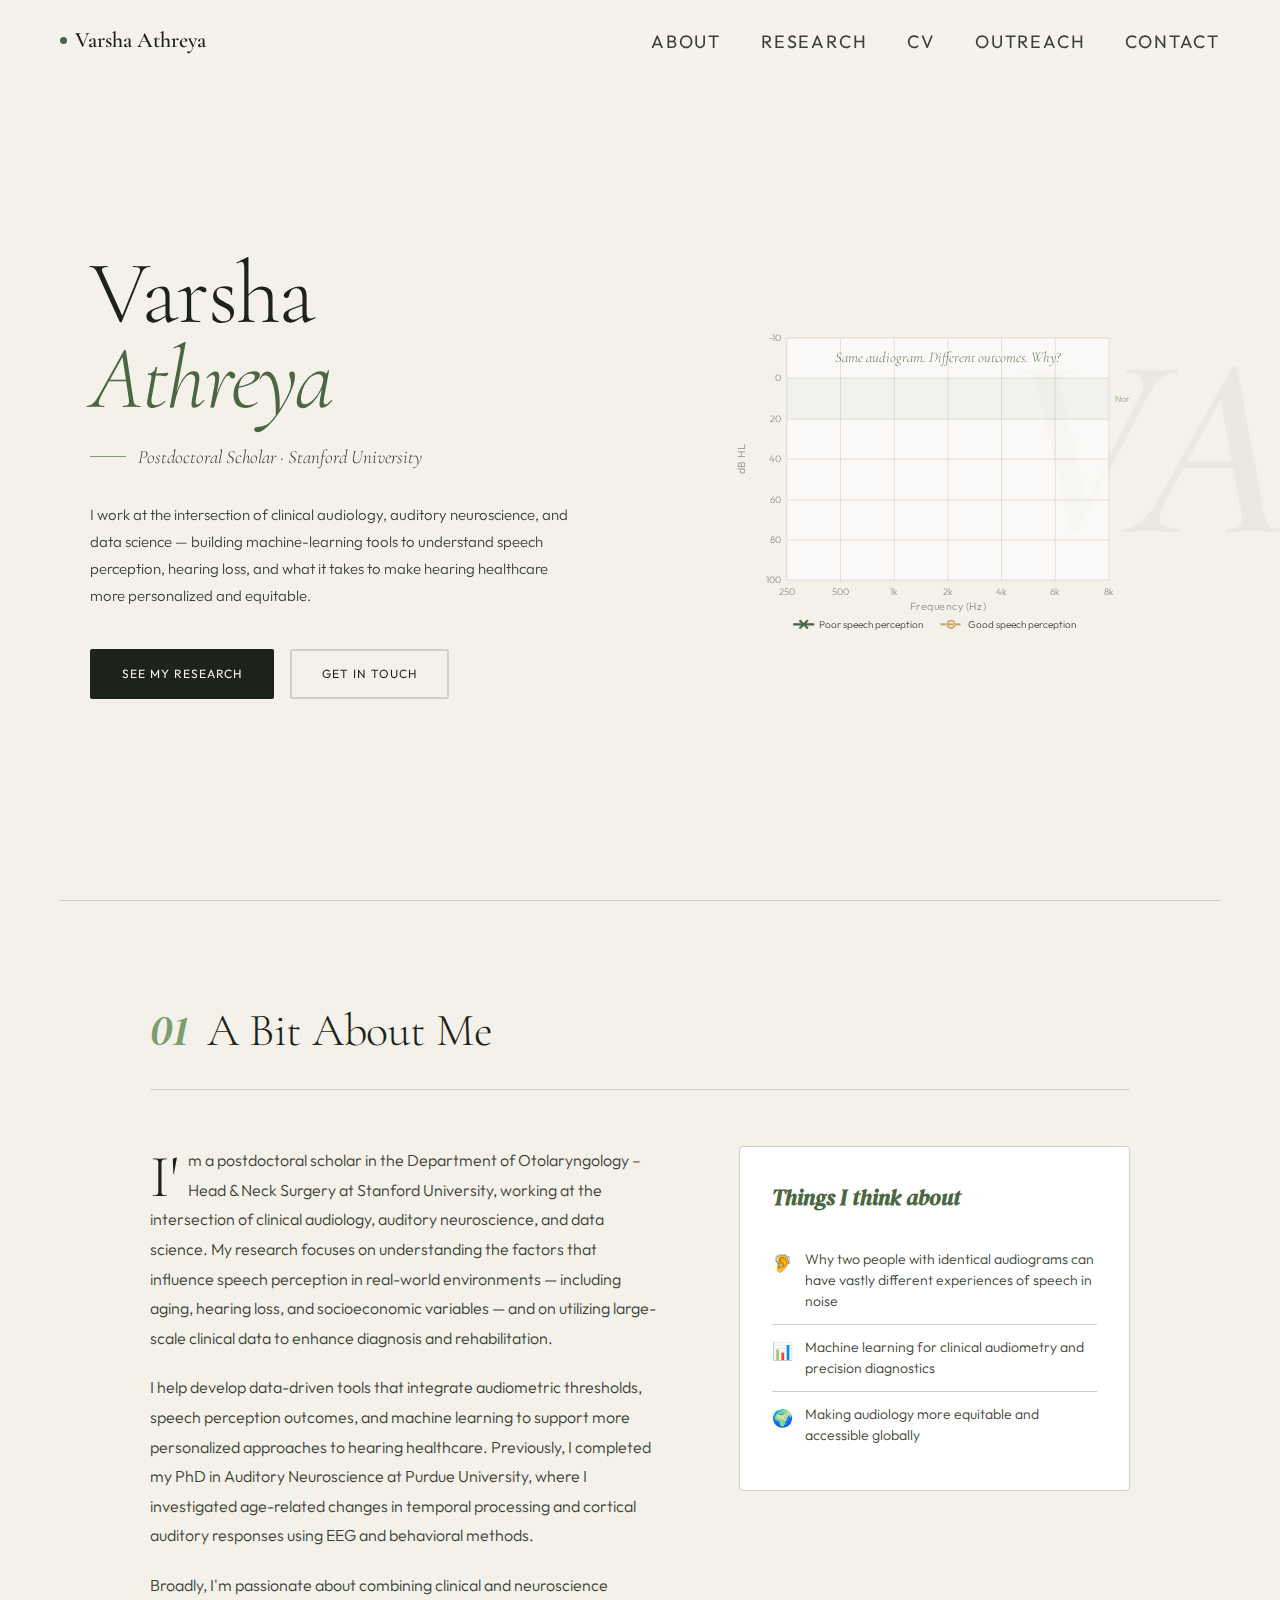
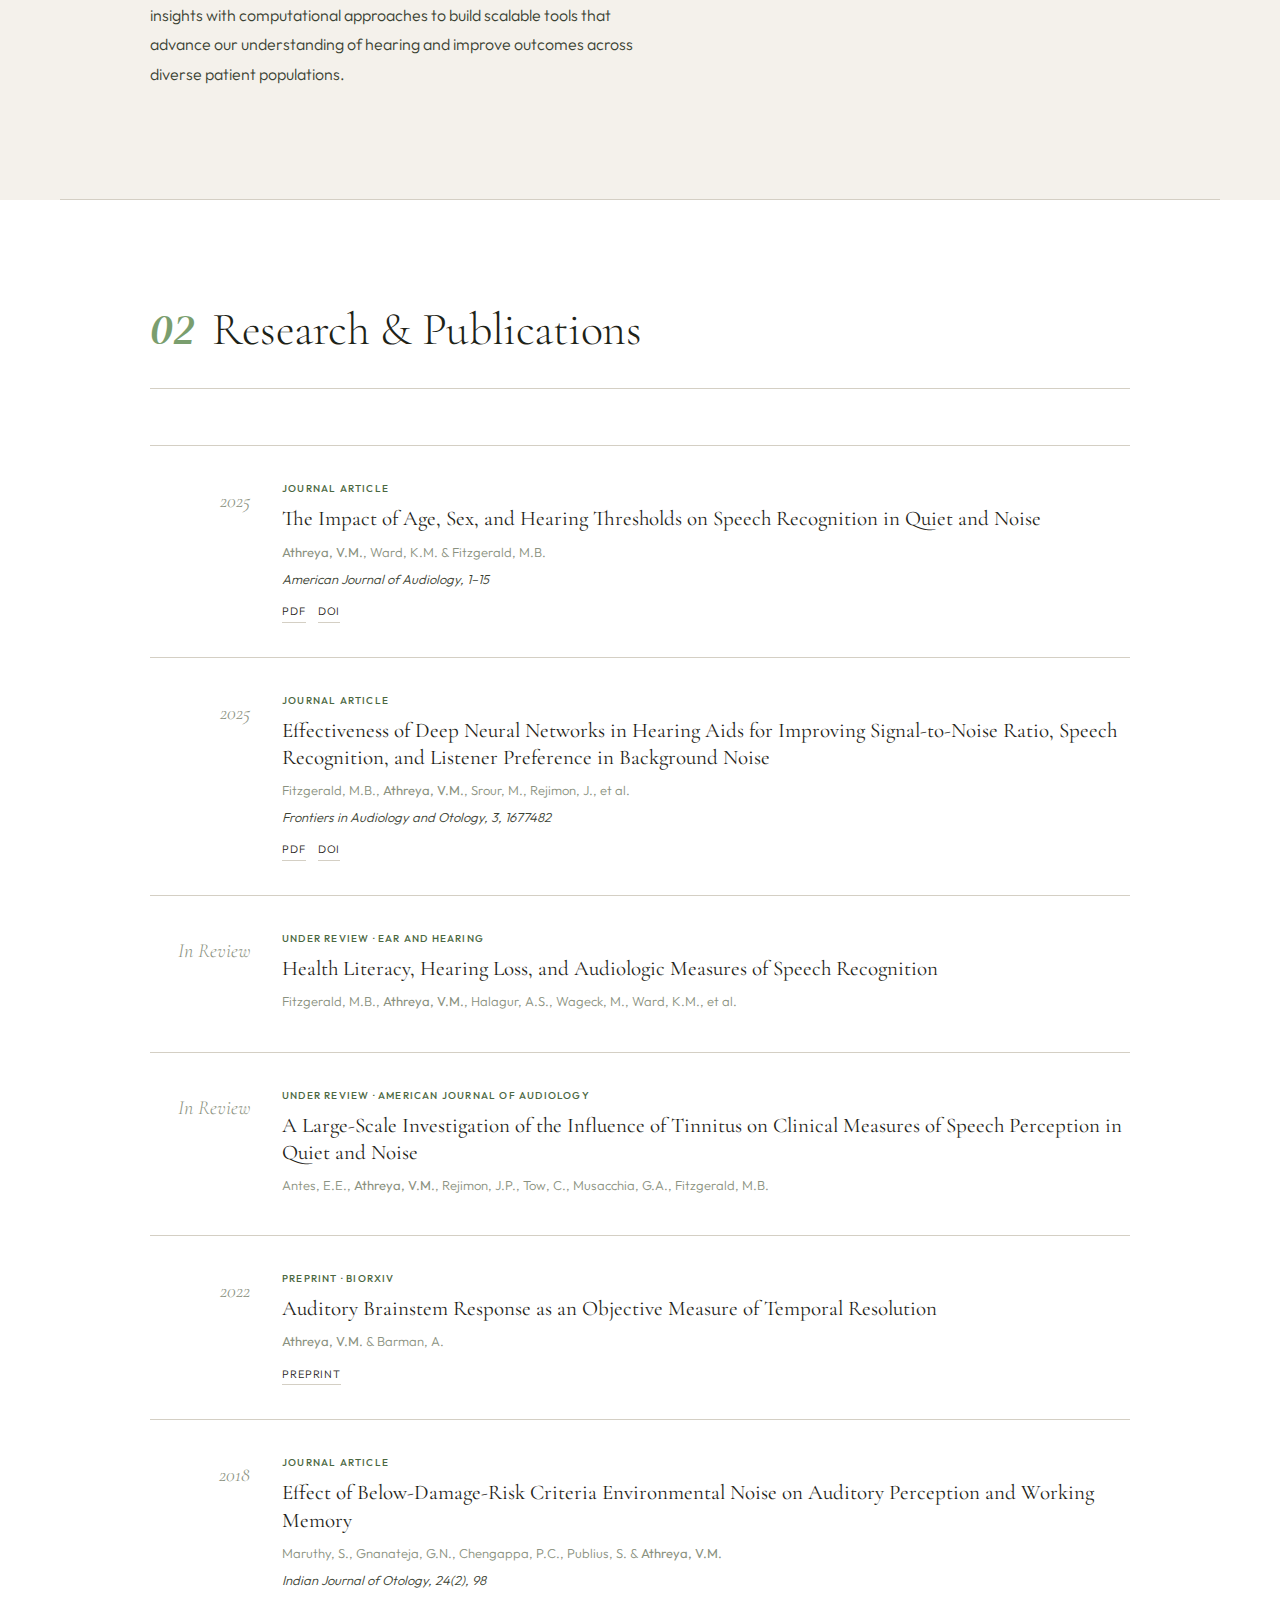
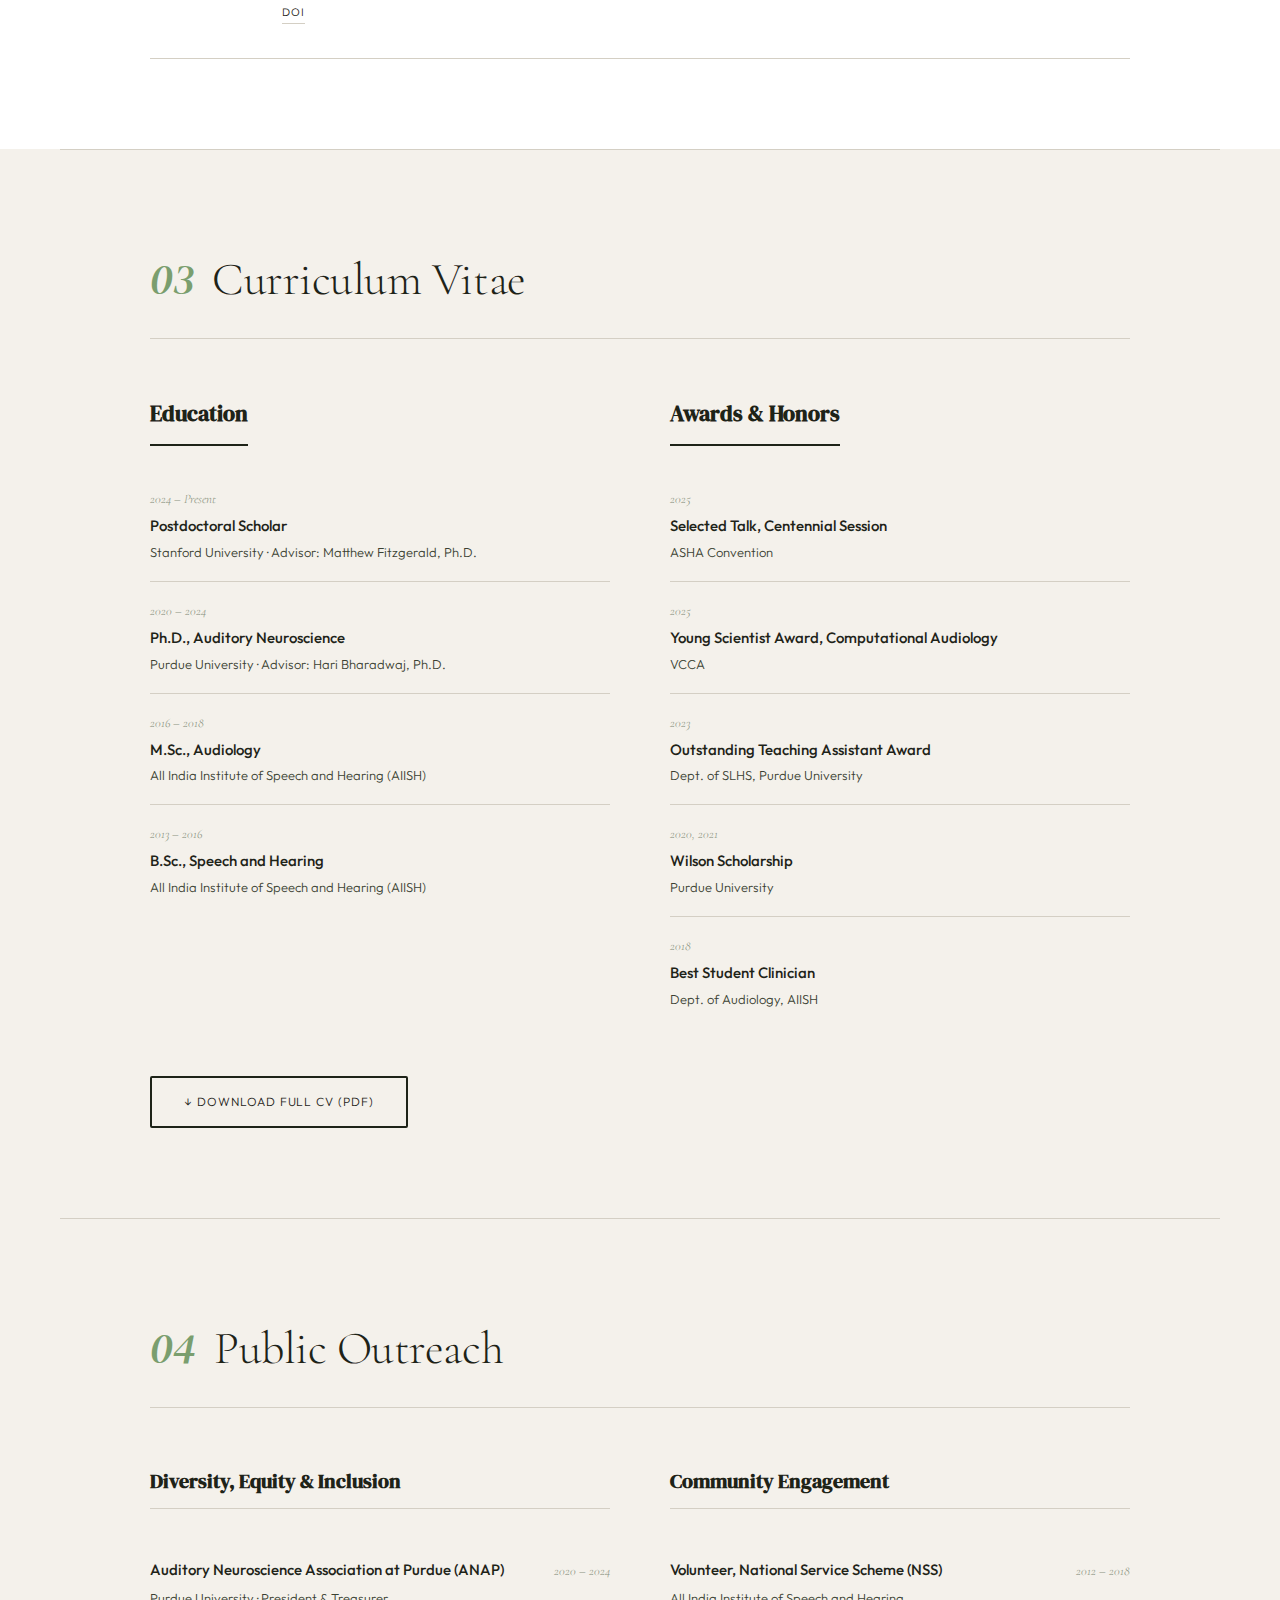
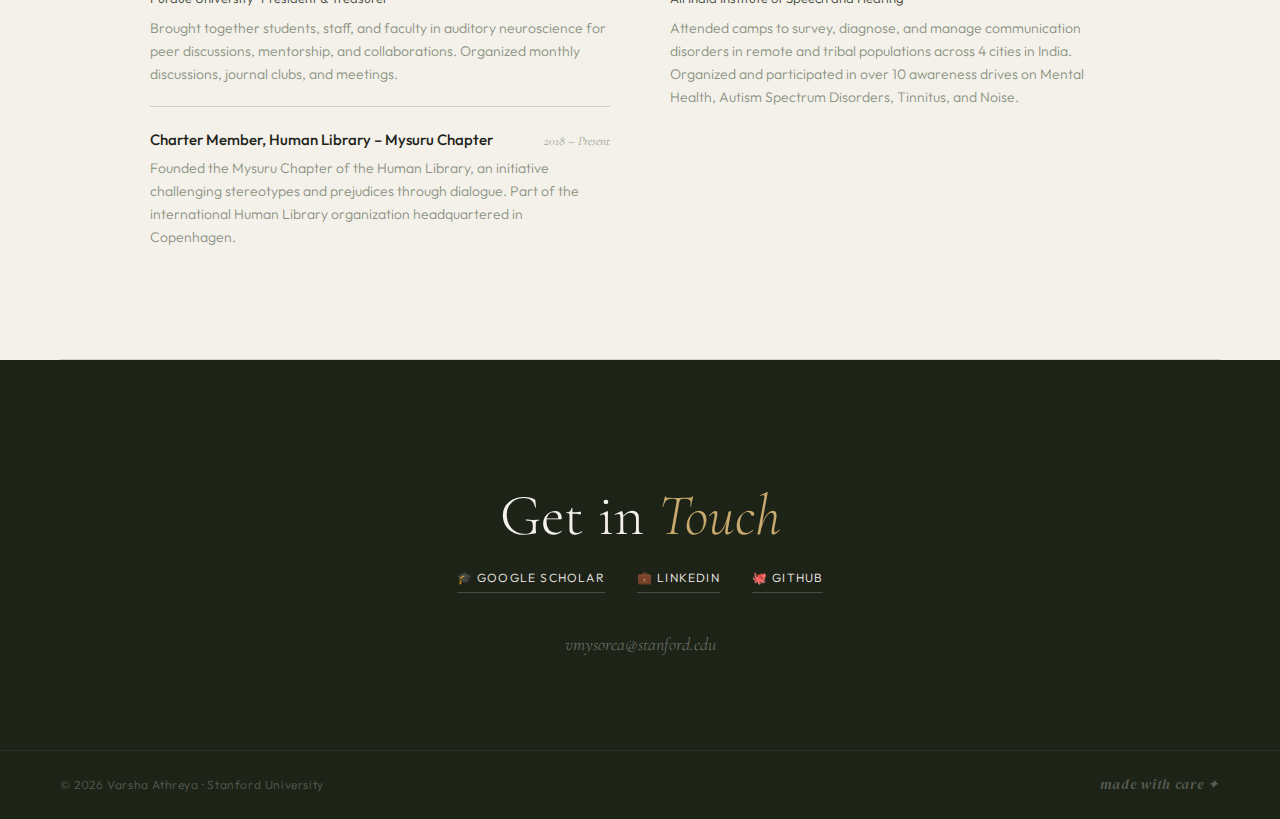
<file: index.html>
<!DOCTYPE html>
<html lang="en">
<head>
<meta charset="UTF-8">
<meta name="viewport" content="width=device-width, initial-scale=1.0">
<title>Varsha Athreya</title>
<link rel="preconnect" href="https://fonts.googleapis.com">
<link rel="preconnect" href="https://fonts.gstatic.com" crossorigin>
<link href="https://fonts.googleapis.com/css2?family=Cormorant+Garamond:ital,wght@0,300;0,400;0,600;1,300;1,400&family=DM+Serif+Display:ital@0;1&family=Outfit:wght@300;400;500&display=swap" rel="stylesheet">
<style>
  :root {
    --cream: #f4f1eb;
    --ink: #1e2318;
    --ink-light: #3a4132;
    --muted: #8a9180;
    --accent: #4a6741;
    --accent2: #7a9e6e;
    --accent-warm: #c8a96e;
    --border: #d4cfc4;
  }

  *, *::before, *::after { box-sizing: border-box; margin: 0; padding: 0; }
  html { scroll-behavior: smooth; }

  body {
    background: var(--cream);
    color: var(--ink);
    font-family: 'Outfit', sans-serif;
    font-weight: 300;
    line-height: 1.7;
    cursor: none;
    font-size: 20px;
  }

  /* Cursor */
  .cursor {
    position: fixed;
    width: 12px;
    height: 12px;
    background: var(--accent);
    border-radius: 50%;
    pointer-events: none;
    z-index: 9999;
    left: -20px;
    top: -20px;
    transform: translate(-50%, -50%);
    transition: width 0.2s, height 0.2s, background 0.2s;
    mix-blend-mode: multiply;
  }
  .cursor.big { width: 36px; height: 36px; background: var(--accent-warm); }

  /* Nav */
  nav {
    position: fixed;
    top: 0; width: 100%;
    padding: 22px 60px;
    display: flex;
    justify-content: space-between;
    align-items: center;
    z-index: 100;
    background: rgba(244,241,235,0.94);
    backdrop-filter: blur(12px);
    border-bottom: 1px solid transparent;
    transition: border-color 0.3s;
  }
  nav.scrolled { border-color: var(--border); }
  .nav-name {
    font-family: 'Cormorant Garamond', serif;
    font-size: 22px;
    font-weight: 600;
    text-decoration: none;
    color: var(--ink);
    display: flex;
    align-items: center;
    gap: 8px;
  }
  .nav-dot {
    width: 7px; height: 7px;
    background: var(--accent);
    border-radius: 50%;
    animation: pulse 2.5s ease-in-out infinite;
    flex-shrink: 0;
  }
  @keyframes pulse {
    0%, 100% { opacity: 1; transform: scale(1); }
    50% { opacity: 0.4; transform: scale(0.6); }
  }
  .nav-links { display: flex; gap: 40px; list-style: none; }
  .nav-links a {
    font-size: 18px; font-weight: 400;
    letter-spacing: 0.1em; text-transform: uppercase;
    color: var(--ink-light); text-decoration: none;
    position: relative; transition: color 0.2s;
  }
  .nav-links a::after {
    content: ''; position: absolute;
    bottom: -2px; left: 0; width: 0; height: 1px;
    background: var(--accent); transition: width 0.25s ease;
  }
  .nav-links a:hover { color: var(--ink); }
  .nav-links a:hover::after { width: 100%; }

  /* Hero */
  #hero {
    min-height: 100vh;
    display: flex;
    align-items: center;
    padding: 130px 60px 80px;
    position: relative;
    overflow: hidden;
  }
  .bg-text {
    position: absolute;
    font-family: 'Cormorant Garamond', serif;
    font-size: 260px; font-weight: 600; font-style: italic;
    color: rgba(26,35,24,0.04);
    top: 50%; right: -10px;
    transform: translateY(-50%);
    pointer-events: none; user-select: none;
  }
  .hero-grid {
    display: grid;
    grid-template-columns: 1fr 1fr;
    gap: 60px;
    align-items: center;
    max-width: 1100px;
    margin: 0 auto;
    width: 100%;
    position: relative; z-index: 1;
  }
  .hero-inner { position: relative; z-index: 1; }
  .hero-name {
    font-family: 'Cormorant Garamond', serif;
    font-size: clamp(56px, 7vw, 96px);
    font-weight: 300; line-height: 0.95;
    letter-spacing: -0.02em; margin-bottom: 20px;
  }
  .hero-name em { font-style: italic; color: var(--accent); }
  .hero-title {
    font-family: 'Cormorant Garamond', serif;
    font-size: 19px; font-weight: 300; font-style: italic;
    color: var(--ink-light); margin-bottom: 28px;
    display: flex; align-items: center; gap: 12px;
  }
  .hero-title::before {
    content: ''; display: inline-block;
    width: 36px; height: 1px;
    background: var(--accent2); flex-shrink: 0;
  }
  .hero-bio {
    font-size: 15px; color: var(--ink-light);
    max-width: 480px; line-height: 1.8; margin-bottom: 40px;
  }
  .hero-ctas { display: flex; gap: 16px; flex-wrap: wrap; }
  .btn {
    display: inline-block; padding: 13px 30px;
    font-size: 12px; font-weight: 400;
    letter-spacing: 0.08em; text-transform: uppercase;
    text-decoration: none; border-radius: 2px;
    transition: all 0.25s; cursor: none;
  }
  .btn-primary { background: var(--ink); color: var(--cream); border: 2px solid var(--ink); }
  .btn-primary:hover { background: var(--accent); border-color: var(--accent); transform: translateY(-2px); }
  .btn-secondary { background: transparent; color: var(--ink); border: 2px solid var(--border); }
  .btn-secondary:hover { border-color: var(--ink); transform: translateY(-2px); }

  /* ── AUDIOGRAM FIGURE ── */
  .hero-figure {
    display: flex;
    flex-direction: column;
    align-items: center;
    gap: 10px;
  }
  .audiogram-svg { width: 100%; max-width: 400px; height: auto; display: block; }
  .fig-caption {
    font-family: 'DM Serif Display', serif;
    font-style: italic;
    font-size: 13px;
    color: var(--muted);
    letter-spacing: 0.03em;
    text-align: center;
  }

  /* Audiogram animated line */
  @keyframes draw-line {
    from { stroke-dashoffset: 800; }
    to   { stroke-dashoffset: 0; }
  }
  @keyframes dot-pop {
    0%   { opacity: 0; r: 0; }
    60%  { r: 6; }
    100% { opacity: 1; r: 4; }
  }
  .ag-line {
    stroke-dasharray: 800;
    stroke-dashoffset: 800;
    animation: draw-line 2s ease-out 0.4s forwards;
  }
  .ag-line-2 {
    stroke-dasharray: 800;
    stroke-dashoffset: 800;
    animation: draw-line 2s ease-out 0.8s forwards;
  }
  .ag-dot { opacity: 0; animation: dot-pop 0.4s ease-out forwards; }
  .ag-dot:nth-child(1)  { animation-delay: 0.6s; }
  .ag-dot:nth-child(2)  { animation-delay: 0.85s; }
  .ag-dot:nth-child(3)  { animation-delay: 1.1s; }
  .ag-dot:nth-child(4)  { animation-delay: 1.35s; }
  .ag-dot:nth-child(5)  { animation-delay: 1.6s; }
  .ag-dot:nth-child(6)  { animation-delay: 1.85s; }
  .ag-dot2 { opacity: 0; animation: dot-pop 0.4s ease-out forwards; }
  .ag-dot2:nth-child(1) { animation-delay: 1.0s; }
  .ag-dot2:nth-child(2) { animation-delay: 1.25s; }
  .ag-dot2:nth-child(3) { animation-delay: 1.5s; }
  .ag-dot2:nth-child(4) { animation-delay: 1.75s; }
  .ag-dot2:nth-child(5) { animation-delay: 2.0s; }
  .ag-dot2:nth-child(6) { animation-delay: 2.25s; }

  /* Sections */
  .section-wrap { max-width: 1100px; margin: 0 auto; padding: 90px 60px; }
  .section-divider { border: none; border-top: 1px solid var(--border); margin: 0 60px; }
  .section-header {
    display: flex; align-items: baseline;
    gap: 18px; margin-bottom: 56px;
    padding-bottom: 20px; border-bottom: 1px solid var(--border);
  }
  .section-num {
    font-family: 'DM Serif Display', serif; font-style: italic;
    font-size: 42px; color: var(--accent2); line-height: 1;
    transition: letter-spacing 0.3s, color 0.3s;
  }
  .section-num:hover { letter-spacing: 0.06em; color: var(--accent); }
  .section-title {
    font-family: 'Cormorant Garamond', serif;
    font-size: clamp(30px, 4vw, 46px);
    font-weight: 300; letter-spacing: -0.01em;
  }

  /* About */
  .about-grid { display: grid; grid-template-columns: 1.3fr 1fr; gap: 80px; align-items: start; }
  .about-text p { font-size: 16px; line-height: 1.85; color: var(--ink-light); margin-bottom: 20px; }
  .about-text p:first-child::first-letter {
    font-family: 'Cormorant Garamond', serif;
    font-size: 60px; font-weight: 300;
    float: left; line-height: 0.85;
    margin-right: 10px; margin-top: 6px; color: var(--ink);
  }
  .interests-card {
    background: white; border: 1px solid var(--border);
    border-radius: 4px; padding: 32px;
    position: sticky; top: 100px;
  }
  .interests-card h3 {
    font-family: 'DM Serif Display', serif; font-style: italic;
    font-size: 22px; color: var(--accent); margin-bottom: 20px;
  }
  .interest-item {
    display: flex; align-items: flex-start; gap: 12px;
    padding: 12px 0; border-bottom: 1px solid var(--border);
    font-size: 14px; color: var(--ink-light); line-height: 1.5;
  }
  .interest-item:last-child { border-bottom: none; }
  .interest-icon { font-size: 17px; flex-shrink: 0; margin-top: 1px; }

  /* Research */
  #research-section { background: white; }
  .research-inner { max-width: 1100px; margin: 0 auto; padding: 90px 60px; }
  .pub-list { display: flex; flex-direction: column; }
  .pub-item {
    display: grid; grid-template-columns: 100px 1fr;
    gap: 32px; padding: 34px 0;
    border-bottom: 1px solid var(--border); align-items: start;
  }
  .pub-item:first-child { border-top: 1px solid var(--border); }
  .pub-item:hover .pub-title { color: var(--accent); }
  .pub-year {
    font-family: 'Cormorant Garamond', serif;
    font-size: 20px; font-style: italic;
    color: var(--muted); padding-top: 4px; text-align: right;
  }
  .pub-type {
    font-size: 10px; font-weight: 500;
    letter-spacing: 0.12em; text-transform: uppercase;
    color: var(--accent); margin-bottom: 8px; display: block;
  }
  .pub-title {
    font-family: 'Cormorant Garamond', serif;
    font-size: 21px; font-weight: 400;
    line-height: 1.3; margin-bottom: 8px; transition: color 0.2s;
  }
  .pub-authors { font-size: 13px; color: var(--muted); margin-bottom: 5px; }
  .pub-venue { font-size: 13px; color: var(--ink-light); font-style: italic; }
  .pub-links { display: flex; gap: 12px; margin-top: 12px; }
  .pub-link {
    font-size: 11px; letter-spacing: 0.08em; text-transform: uppercase;
    color: var(--ink); text-decoration: none;
    border-bottom: 1px solid var(--border); padding-bottom: 1px;
    transition: color 0.2s, border-color 0.2s; cursor: none;
  }
  .pub-link:hover { color: var(--accent); border-color: var(--accent); }

  /* CV */
  .cv-grid { display: grid; grid-template-columns: 1fr 1fr; gap: 60px; }
  .cv-column h3 {
    font-family: 'DM Serif Display', serif; font-size: 22px;
    color: var(--ink); margin-bottom: 24px;
    padding-bottom: 12px; border-bottom: 2px solid var(--ink);
    display: inline-block;
  }
  .cv-entry { padding: 18px 0; border-bottom: 1px solid var(--border); }
  .cv-entry:last-child { border-bottom: none; }
  .cv-entry-year {
    font-family: 'Cormorant Garamond', serif;
    font-size: 13px; font-style: italic; color: var(--muted); margin-bottom: 3px;
  }
  .cv-entry-title { font-size: 15px; font-weight: 500; margin-bottom: 2px; }
  .cv-entry-place { font-size: 13px; color: var(--ink-light); }
  .cv-download {
    margin-top: 48px; display: inline-flex; align-items: center; gap: 10px;
    font-size: 12px; letter-spacing: 0.08em; text-transform: uppercase;
    color: var(--ink); text-decoration: none;
    border: 2px solid var(--ink); padding: 14px 32px;
    border-radius: 2px; transition: all 0.25s; cursor: none;
  }
  .cv-download:hover { background: var(--ink); color: var(--cream); transform: translateY(-2px); }

  /* Contact */
  #contact-section { background: var(--ink); color: var(--cream); text-align: center; }
  .contact-inner { max-width: 700px; margin: 0 auto; padding: 90px 60px; }
  .contact-label {
    font-family: 'Outfit', sans-serif; font-size: 11px;
    font-weight: 400; letter-spacing: 0.18em; text-transform: uppercase;
    color: var(--accent2); display: inline-block; margin-bottom: 18px;
  }
  .contact-heading {
    font-family: 'Cormorant Garamond', serif;
    font-size: clamp(38px, 5vw, 58px);
    font-weight: 300; line-height: 1.1; margin-bottom: 20px;
  }
  .contact-heading em { font-style: italic; color: var(--accent-warm); }
  .contact-subtext {
    font-size: 15px; color: rgba(244,241,235,0.55);
    margin-bottom: 44px; line-height: 1.7;
  }
  .contact-links {
    display: flex; justify-content: center;
    gap: 32px; flex-wrap: wrap; margin-bottom: 36px;
  }
  .contact-link {
    color: var(--cream); text-decoration: none;
    font-size: 12px; letter-spacing: 0.1em; text-transform: uppercase;
    display: flex; align-items: center; gap: 8px;
    border-bottom: 1px solid rgba(244,241,235,0.2); padding-bottom: 4px;
    transition: all 0.2s; cursor: none;
  }
  .contact-link:hover { color: var(--accent-warm); border-color: var(--accent-warm); }
  .contact-email {
    font-family: 'Cormorant Garamond', serif;
    font-size: 18px; font-style: italic;
    color: rgba(244,241,235,0.4); display: block;
    text-decoration: none; transition: color 0.2s; cursor: none;
  }
  .contact-email:hover { color: var(--accent-warm); }

  /* Footer */
  footer {
    background: var(--ink);
    border-top: 1px solid rgba(255,255,255,0.07);
    padding: 22px 60px; display: flex;
    justify-content: space-between; align-items: center;
  }
  footer span { font-size: 12px; color: rgba(244,241,235,0.28); letter-spacing: 0.05em; }
  footer .made-with {
    font-family: 'DM Serif Display', serif; font-style: italic;
    font-size: 14px; color: rgba(244,241,235,0.28);
  }

  /* Outreach */
  .outreach-grid { display: grid; grid-template-columns: 1fr 1fr; gap: 60px; }
  .outreach-subhead {
    font-family: 'DM Serif Display', serif;
    font-size: 20px; color: var(--ink);
    margin-bottom: 28px; padding-bottom: 10px;
    border-bottom: 1px solid var(--border);
  }
  .outreach-entry { padding: 20px 0; border-bottom: 1px solid var(--border); }
  .outreach-entry:last-child { border-bottom: none; }
  .outreach-meta {
    display: flex; justify-content: space-between;
    align-items: baseline; gap: 12px; margin-bottom: 4px;
  }
  .outreach-title { font-size: 15px; font-weight: 500; color: var(--ink); }
  .outreach-year {
    font-family: 'Cormorant Garamond', serif;
    font-size: 13px; font-style: italic;
    color: var(--muted); white-space: nowrap;
  }
  .outreach-place { font-size: 13px; color: var(--ink-light); margin-bottom: 8px; }
  .outreach-desc { font-size: 14px; color: var(--muted); line-height: 1.65; }

  /* Responsive */
  @media (max-width: 768px) {
    nav { padding: 18px 24px; }
    .nav-links { gap: 18px; }
    #hero { padding: 110px 24px 60px; }
    .hero-grid { grid-template-columns: 1fr; }
    .hero-figure { display: none; }
    .section-wrap { padding: 60px 24px; }
    .research-inner { padding: 60px 24px; }
    .contact-inner { padding: 60px 24px; }
    .section-divider { margin: 0 24px; }
    .about-grid { grid-template-columns: 1fr; }
    .cv-grid { grid-template-columns: 1fr; }
    .outreach-grid { grid-template-columns: 1fr; }
    .pub-item { grid-template-columns: 70px 1fr; gap: 16px; }
    footer { padding: 18px 24px; flex-direction: column; gap: 8px; }
  }
</style>
</head>
<body>

<div class="cursor" id="cursor"></div>

<!-- Nav -->
<nav id="navbar">
  <a href="#hero" class="nav-name">
    <span class="nav-dot"></span>
    Varsha Athreya
  </a>
  <ul class="nav-links">
    <li><a href="#about-section">About</a></li>
    <li><a href="#research-section">Research</a></li>
    <li><a href="#cv-section">CV</a></li>
    <li><a href="#outreach-section">Outreach</a></li>
    <li><a href="#contact-section">Contact</a></li>
  </ul>
</nav>

<!-- Hero -->
<div id="hero">
  <div class="bg-text">VA</div>
  <div class="hero-grid">
    <div class="hero-inner">
      <h1 class="hero-name">Varsha<br><em>Athreya</em></h1>
      <p class="hero-title">Postdoctoral Scholar · Stanford University</p>
      <p class="hero-bio">
        I work at the intersection of clinical audiology, auditory neuroscience, and data science — building machine-learning tools to understand speech perception, hearing loss, and what it takes to make hearing healthcare more personalized and equitable.
      </p>
      <div class="hero-ctas">
        <a href="#research-section" class="btn btn-primary">See My Research</a>
        <a href="#contact-section" class="btn btn-secondary">Get in Touch</a>
      </div>
    </div>

    <!-- Audiogram figure -->
    <div class="hero-figure">
      <svg class="audiogram-svg" viewBox="0 0 380 300" fill="none" xmlns="http://www.w3.org/2000/svg">

        <!-- Grid background -->
        <rect x="54" y="20" width="306" height="230" fill="white" fill-opacity="0.6" rx="2"/>

        <!-- Grid lines horizontal -->
        <g stroke="#d4cfc4" stroke-width="0.6">
          <line x1="54" y1="20"  x2="360" y2="20"/>
          <line x1="54" y1="58"  x2="360" y2="58"/>
          <line x1="54" y1="97"  x2="360" y2="97"/>
          <line x1="54" y1="135" x2="360" y2="135"/>
          <line x1="54" y1="174" x2="360" y2="174"/>
          <line x1="54" y1="212" x2="360" y2="212"/>
          <line x1="54" y1="250" x2="360" y2="250"/>
        </g>
        <!-- Grid lines vertical -->
        <g stroke="#d4cfc4" stroke-width="0.6">
          <line x1="54"  y1="20" x2="54"  y2="250"/>
          <line x1="105" y1="20" x2="105" y2="250"/>
          <line x1="156" y1="20" x2="156" y2="250"/>
          <line x1="207" y1="20" x2="207" y2="250"/>
          <line x1="258" y1="20" x2="258" y2="250"/>
          <line x1="309" y1="20" x2="309" y2="250"/>
          <line x1="360" y1="20" x2="360" y2="250"/>
        </g>

        <!-- Y-axis label (dB HL) -->
        <text transform="rotate(-90,14,135)" x="14" y="135" text-anchor="middle"
          font-family="Outfit, sans-serif" font-size="10" fill="#8a9180" letter-spacing="0.05em">dB HL</text>

        <!-- Y-axis tick labels -->
        <g font-family="Outfit, sans-serif" font-size="9" fill="#8a9180" text-anchor="end">
          <text x="48" y="23">-10</text>
          <text x="48" y="61">0</text>
          <text x="48" y="100">20</text>
          <text x="48" y="138">40</text>
          <text x="48" y="177">60</text>
          <text x="48" y="215">80</text>
          <text x="48" y="253">100</text>
        </g>

        <!-- X-axis tick labels (Hz) -->
        <g font-family="Outfit, sans-serif" font-size="9" fill="#8a9180" text-anchor="middle">
          <text x="54"  y="264">250</text>
          <text x="105" y="264">500</text>
          <text x="156" y="264">1k</text>
          <text x="207" y="264">2k</text>
          <text x="258" y="264">4k</text>
          <text x="309" y="264">6k</text>
          <text x="360" y="264">8k</text>
        </g>
        <!-- X-axis label -->
        <text x="207" y="278" text-anchor="middle"
          font-family="Outfit, sans-serif" font-size="10" fill="#8a9180" letter-spacing="0.05em">Frequency (Hz)</text>

        <!-- Normal hearing shaded zone -->
        <rect x="54" y="58" width="306" height="39" fill="#7a9e6e" fill-opacity="0.08"/>
        <text x="366" y="81" font-family="Outfit, sans-serif" font-size="8.5" fill="#7a9e6e" opacity="0.8">Normal</text>

        <!-- ─── Person A line (mild-moderate loss) ─── -->
        <!-- Points: 250→58, 500→72, 1k→97, 2k→116, 4k→155, 6k→174, 8k→165 -->
        <polyline class="ag-line"
          points="54,72 105,85 156,107 207,126 258,160 309,178 360,170"
          stroke="#4a6741" stroke-width="2.5" stroke-linecap="round" stroke-linejoin="round"/>
        <!-- X markers for right ear -->
        <g fill="none" stroke="#4a6741" stroke-width="2">
          <g class="ag-dot"><line x1="50"  y1="68"  x2="58"  y2="76"/><line x1="58"  y1="68"  x2="50"  y2="76"/></g>
          <g class="ag-dot"><line x1="101" y1="81"  x2="109" y2="89"/><line x1="109" y1="81"  x2="101" y2="89"/></g>
          <g class="ag-dot"><line x1="152" y1="103" x2="160" y2="111"/><line x1="160" y1="103" x2="152" y2="111"/></g>
          <g class="ag-dot"><line x1="203" y1="122" x2="211" y2="130"/><line x1="211" y1="122" x2="203" y2="130"/></g>
          <g class="ag-dot"><line x1="254" y1="156" x2="262" y2="164"/><line x1="262" y1="156" x2="254" y2="164"/></g>
          <g class="ag-dot"><line x1="305" y1="174" x2="313" y2="182"/><line x1="313" y1="174" x2="305" y2="182"/></g>
        </g>

        <!-- ─── Person B line (similar threshold, different perception) ─── -->
        <!-- Points: slightly different slope -->
        <polyline class="ag-line-2"
          points="54,75 105,88 156,110 207,128 258,158 309,172 360,166"
          stroke="#c8a96e" stroke-width="2" stroke-linecap="round" stroke-linejoin="round" stroke-dasharray="6 3"/>
        <!-- O markers for left ear -->
        <g fill="none" stroke="#c8a96e" stroke-width="2">
          <circle class="ag-dot2" cx="54"  cy="75"  r="4"/>
          <circle class="ag-dot2" cx="105" cy="88"  r="4"/>
          <circle class="ag-dot2" cx="156" cy="110" r="4"/>
          <circle class="ag-dot2" cx="207" cy="128" r="4"/>
          <circle class="ag-dot2" cx="258" cy="158" r="4"/>
          <circle class="ag-dot2" cx="309" cy="172" r="4"/>
        </g>

        <!-- Legend -->
        <g font-family="Outfit, sans-serif" font-size="9.5" fill="#3a4132">
          <!-- Person A -->
          <line x1="60" y1="292" x2="80" y2="292" stroke="#4a6741" stroke-width="2.2"/>
          <line x1="66" y1="288" x2="74" y2="296" stroke="#4a6741" stroke-width="2"/>
          <line x1="74" y1="288" x2="66" y2="296" stroke="#4a6741" stroke-width="2"/>
          <text x="85" y="295" fill="#3a4132">Poor speech perception</text>
          <!-- Person B -->
          <line x1="200" y1="292" x2="220" y2="292" stroke="#c8a96e" stroke-width="2" stroke-dasharray="5 2"/>
          <circle cx="210" cy="292" r="3.5" fill="none" stroke="#c8a96e" stroke-width="1.8"/>
          <text x="226" y="295" fill="#3a4132">Good speech perception</text>
        </g>

        <!-- Annotation: same threshold, different outcome -->
        <text x="207" y="43" text-anchor="middle"
          font-family="Cormorant Garamond, serif" font-style="italic" font-size="14" fill="#4a6741" opacity="0.85">
          Same audiogram. Different outcomes. Why?
        </text>

      </svg>

    </div>
  </div>
</div>

<hr class="section-divider">

<!-- About -->
<div id="about-section" class="section-wrap">
  <div class="section-header">
    <span class="section-num">01</span>
    <h2 class="section-title">A Bit About Me</h2>
  </div>
  <div class="about-grid">
    <div class="about-text">
      <p>I'm a postdoctoral scholar in the Department of Otolaryngology – Head &amp; Neck Surgery at Stanford University, working at the intersection of clinical audiology, auditory neuroscience, and data science. My research focuses on understanding the factors that influence speech perception in real-world environments — including aging, hearing loss, and socioeconomic variables — and on utilizing large-scale clinical data to enhance diagnosis and rehabilitation.</p>
      <p>I help develop data-driven tools that integrate audiometric thresholds, speech perception outcomes, and machine learning to support more personalized approaches to hearing healthcare. Previously, I completed my PhD in Auditory Neuroscience at Purdue University, where I investigated age-related changes in temporal processing and cortical auditory responses using EEG and behavioral methods.</p>
      <p>Broadly, I'm passionate about combining clinical and neuroscience insights with computational approaches to build scalable tools that advance our understanding of hearing and improve outcomes across diverse patient populations.</p>
    </div>
    <div class="interests-card">
      <h3>Things I think about</h3>
      <div class="interest-item">
        <span class="interest-icon">🦻</span>
        <span>Why two people with identical audiograms can have vastly different experiences of speech in noise</span>
      </div>
      <div class="interest-item">
        <span class="interest-icon">📊</span>
        <span>Machine learning for clinical audiometry and precision diagnostics</span>
      </div>
      <div class="interest-item">
        <span class="interest-icon">🌍</span>
        <span>Making audiology more equitable and accessible globally</span>
      </div>
    </div>
  </div>
</div>

<hr class="section-divider">

<!-- Research -->
<div id="research-section">
  <div class="research-inner">
    <div class="section-header">
      <span class="section-num">02</span>
      <h2 class="section-title">Research &amp; Publications</h2>
    </div>
    <div class="pub-list">

      <div class="pub-item">
        <div class="pub-year">2025</div>
        <div class="pub-content">
          <span class="pub-type">Journal Article</span>
          <div class="pub-title">The Impact of Age, Sex, and Hearing Thresholds on Speech Recognition in Quiet and Noise</div>
          <div class="pub-authors"><strong>Athreya, V.M.</strong>, Ward, K.M. &amp; Fitzgerald, M.B.</div>
          <div class="pub-venue">American Journal of Audiology, 1–15</div>
          <div class="pub-links">
            <a href="#" class="pub-link">PDF</a>
            <a href="#" class="pub-link">DOI</a>
          </div>
        </div>
      </div>

      <div class="pub-item">
        <div class="pub-year">2025</div>
        <div class="pub-content">
          <span class="pub-type">Journal Article</span>
          <div class="pub-title">Effectiveness of Deep Neural Networks in Hearing Aids for Improving Signal-to-Noise Ratio, Speech Recognition, and Listener Preference in Background Noise</div>
          <div class="pub-authors">Fitzgerald, M.B., <strong>Athreya, V.M.</strong>, Srour, M., Rejimon, J., et al.</div>
          <div class="pub-venue">Frontiers in Audiology and Otology, 3, 1677482</div>
          <div class="pub-links">
            <a href="#" class="pub-link">PDF</a>
            <a href="#" class="pub-link">DOI</a>
          </div>
        </div>
      </div>

      <div class="pub-item">
        <div class="pub-year">In Review</div>
        <div class="pub-content">
          <span class="pub-type">Under Review · Ear and Hearing</span>
          <div class="pub-title">Health Literacy, Hearing Loss, and Audiologic Measures of Speech Recognition</div>
          <div class="pub-authors">Fitzgerald, M.B., <strong>Athreya, V.M.</strong>, Halagur, A.S., Wageck, M., Ward, K.M., et al.</div>
        </div>
      </div>

      <div class="pub-item">
        <div class="pub-year">In Review</div>
        <div class="pub-content">
          <span class="pub-type">Under Review · American Journal of Audiology</span>
          <div class="pub-title">A Large-Scale Investigation of the Influence of Tinnitus on Clinical Measures of Speech Perception in Quiet and Noise</div>
          <div class="pub-authors">Antes, E.E., <strong>Athreya, V.M.</strong>, Rejimon, J.P., Tow, C., Musacchia, G.A., Fitzgerald, M.B.</div>
        </div>
      </div>

      <div class="pub-item">
        <div class="pub-year">2022</div>
        <div class="pub-content">
          <span class="pub-type">Preprint · bioRxiv</span>
          <div class="pub-title">Auditory Brainstem Response as an Objective Measure of Temporal Resolution</div>
          <div class="pub-authors"><strong>Athreya, V.M.</strong> &amp; Barman, A.</div>
          <div class="pub-links">
            <a href="#" class="pub-link">Preprint</a>
          </div>
        </div>
      </div>

      <div class="pub-item">
        <div class="pub-year">2018</div>
        <div class="pub-content">
          <span class="pub-type">Journal Article</span>
          <div class="pub-title">Effect of Below-Damage-Risk Criteria Environmental Noise on Auditory Perception and Working Memory</div>
          <div class="pub-authors">Maruthy, S., Gnanateja, G.N., Chengappa, P.C., Publius, S. &amp; <strong>Athreya, V.M.</strong></div>
          <div class="pub-venue">Indian Journal of Otology, 24(2), 98</div>
          <div class="pub-links">
            <a href="#" class="pub-link">DOI</a>
          </div>
        </div>
      </div>

    </div>
  </div>
</div>

<hr class="section-divider">

<!-- CV -->
<div id="cv-section" class="section-wrap">
  <div class="section-header">
    <span class="section-num">03</span>
    <h2 class="section-title">Curriculum Vitae</h2>
  </div>
  <div class="cv-grid">
    <div class="cv-column">
      <h3>Education</h3>
      <div class="cv-entry">
        <div class="cv-entry-year">2024 – Present</div>
        <div class="cv-entry-title">Postdoctoral Scholar</div>
        <div class="cv-entry-place">Stanford University · Advisor: Matthew Fitzgerald, Ph.D.</div>
      </div>
      <div class="cv-entry">
        <div class="cv-entry-year">2020 – 2024</div>
        <div class="cv-entry-title">Ph.D., Auditory Neuroscience</div>
        <div class="cv-entry-place">Purdue University · Advisor: Hari Bharadwaj, Ph.D.</div>
      </div>
      <div class="cv-entry">
        <div class="cv-entry-year">2016 – 2018</div>
        <div class="cv-entry-title">M.Sc., Audiology</div>
        <div class="cv-entry-place">All India Institute of Speech and Hearing (AIISH)</div>
      </div>
      <div class="cv-entry">
        <div class="cv-entry-year">2013 – 2016</div>
        <div class="cv-entry-title">B.Sc., Speech and Hearing</div>
        <div class="cv-entry-place">All India Institute of Speech and Hearing (AIISH)</div>
      </div>
    </div>
    <div class="cv-column">
      <h3>Awards &amp; Honors</h3>
      <div class="cv-entry">
        <div class="cv-entry-year">2025</div>
        <div class="cv-entry-title">Selected Talk, Centennial Session</div>
        <div class="cv-entry-place">ASHA Convention</div>
      </div>
      <div class="cv-entry">
        <div class="cv-entry-year">2025</div>
        <div class="cv-entry-title">Young Scientist Award, Computational Audiology</div>
        <div class="cv-entry-place">VCCA</div>
      </div>
      <div class="cv-entry">
        <div class="cv-entry-year">2023</div>
        <div class="cv-entry-title">Outstanding Teaching Assistant Award</div>
        <div class="cv-entry-place">Dept. of SLHS, Purdue University</div>
      </div>
      <div class="cv-entry">
        <div class="cv-entry-year">2020, 2021</div>
        <div class="cv-entry-title">Wilson Scholarship</div>
        <div class="cv-entry-place">Purdue University</div>
      </div>
      <div class="cv-entry">
        <div class="cv-entry-year">2018</div>
        <div class="cv-entry-title">Best Student Clinician</div>
        <div class="cv-entry-place">Dept. of Audiology, AIISH</div>
      </div>
    </div>
  </div>
  <a href="assets/Athreya,VM_CV_26.pdf" class="cv-download" target="_blank" rel="noopener">↓ Download Full CV (PDF)</a>
</div>

<hr class="section-divider">

<!-- Public Outreach -->
<div id="outreach-section" class="section-wrap">
  <div class="section-header">
    <span class="section-num">04</span>
    <h2 class="section-title">Public Outreach</h2>
  </div>

  <div class="outreach-grid">
    <div class="outreach-col">
      <h3 class="outreach-subhead">Diversity, Equity &amp; Inclusion</h3>
      <div class="outreach-entry">
        <div class="outreach-meta">
          <span class="outreach-title">Auditory Neuroscience Association at Purdue (ANAP)</span>
          <span class="outreach-year">2020 – 2024</span>
        </div>
        <div class="outreach-place">Purdue University · President &amp; Treasurer</div>
        <p class="outreach-desc">Brought together students, staff, and faculty in auditory neuroscience for peer discussions, mentorship, and collaborations. Organized monthly discussions, journal clubs, and meetings.</p>
      </div>
      <div class="outreach-entry">
        <div class="outreach-meta">
          <span class="outreach-title">Charter Member, Human Library – Mysuru Chapter</span>
          <span class="outreach-year">2018 – Present</span>
        </div>
        <p class="outreach-desc">Founded the Mysuru Chapter of the Human Library, an initiative challenging stereotypes and prejudices through dialogue. Part of the international Human Library organization headquartered in Copenhagen.</p>
      </div>
    </div>

    <div class="outreach-col">
      <h3 class="outreach-subhead">Community Engagement</h3>
      <div class="outreach-entry">
        <div class="outreach-meta">
          <span class="outreach-title">Volunteer, National Service Scheme (NSS)</span>
          <span class="outreach-year">2012 – 2018</span>
        </div>
        <div class="outreach-place">All India Institute of Speech and Hearing</div>
        <p class="outreach-desc">Attended camps to survey, diagnose, and manage communication disorders in remote and tribal populations across 4 cities in India. Organized and participated in over 10 awareness drives on Mental Health, Autism Spectrum Disorders, Tinnitus, and Noise.</p>
      </div>
    </div>
  </div>
</div>

<hr class="section-divider">

<!-- Contact -->
<div id="contact-section">
  <div class="contact-inner">
    <span class="contact-label"></span>
    <h2 class="contact-heading">Get in <em>Touch</em></h2>
    <div class="contact-links">
      <!-- <a href="mailto:vmysorea@stanford.edu" class="contact-link">✉ Email</a> -->
      <!-- <a href="#" class="contact-link">🐦 Twitter / X</a> -->
      <a href="https://scholar.google.com/citations?user=o2v1RKsAAAAJ&hl=en" class="contact-link" target="_blank" rel="noopener">🎓 Google Scholar</a>
      <a href="https://www.linkedin.com/in/varsha-m-athreya-0103181b1/" class="contact-link" target="_blank" rel="noopener">💼 LinkedIn</a>
      <a href="https://github.com/VarshaMAthreya" class="contact-link" target="_blank" rel="noopener">🐙 GitHub</a>
    </div>
    <a href="mailto:vmysorea@stanford.edu" class="contact-email">vmysorea&#64;stanford.edu</a>
  </div>
</div>

<footer>
  <span>© 2026 Varsha Athreya · Stanford University</span>
  <span class="made-with">made with care ✦</span>
</footer>

<script>
  var cursor = document.getElementById('cursor');
  document.addEventListener('mousemove', function(e) {
    cursor.style.left = e.clientX + 'px';
    cursor.style.top = e.clientY + 'px';
  });
  document.querySelectorAll('a, button, .pub-item').forEach(function(el) {
    el.addEventListener('mouseenter', function() { cursor.classList.add('big'); });
    el.addEventListener('mouseleave', function() { cursor.classList.remove('big'); });
  });
  var navbar = document.getElementById('navbar');
  window.addEventListener('scroll', function() {
    navbar.classList.toggle('scrolled', window.scrollY > 40);
  });
</script>
</body>
</html>
</file>
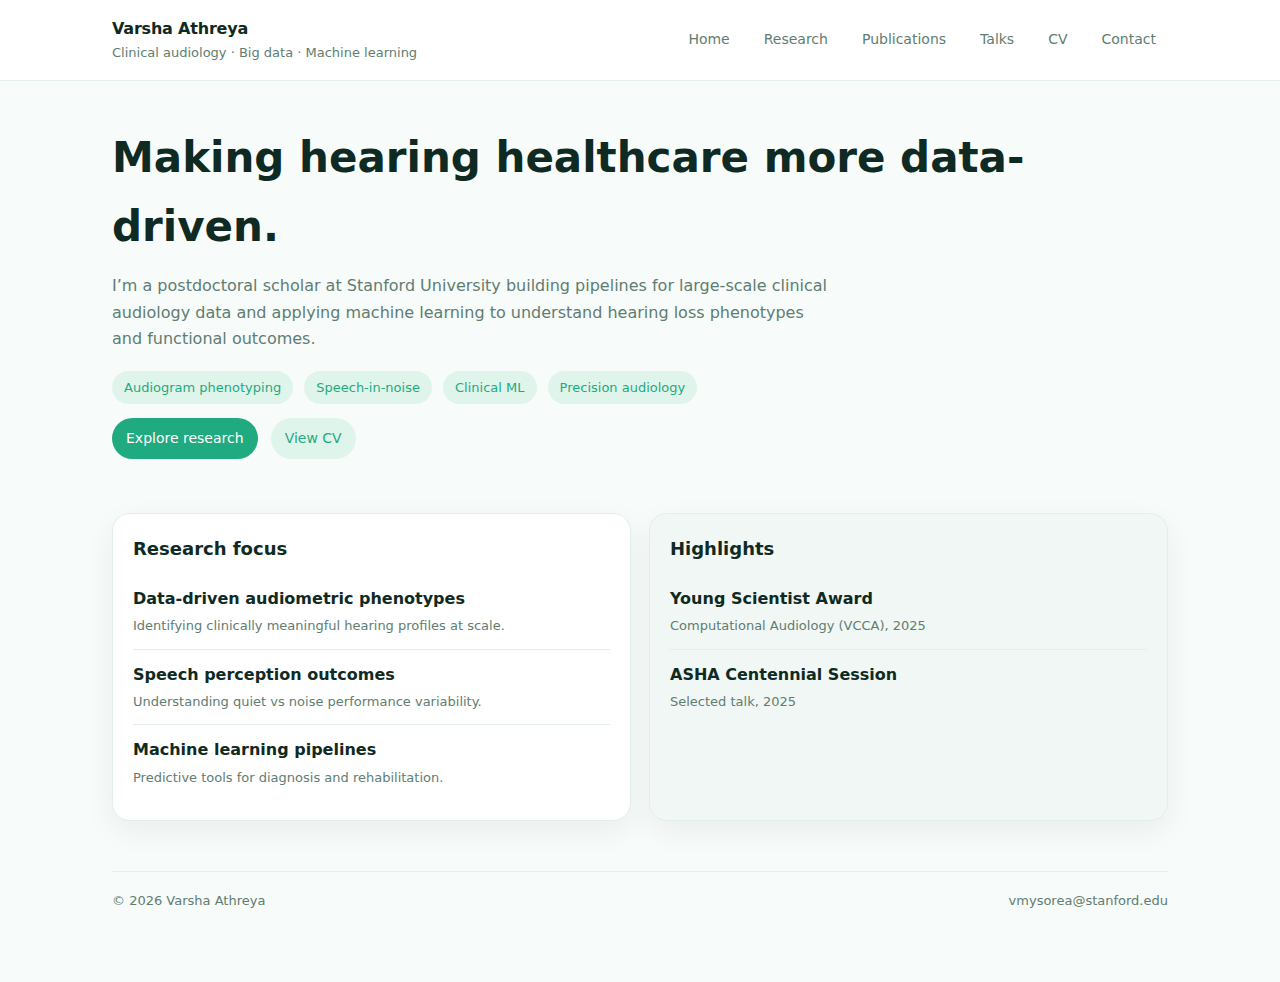
<file: OLD/index.html>
<!doctype html>
<html>
<head>
<meta charset="utf-8">
<title>Varsha Athreya</title>
<link rel="stylesheet" href="assets/style.css">
</head>

<body>

<header class="nav">
  <div class="nav-inner">
    <div class="brand">
      <div class="name">Varsha Athreya</div>
      <div class="tagline">Clinical audiology · Big data · Machine learning</div>
    </div>

    <nav class="navlinks">
      <a href="index.html">Home</a>
      <a href="research.html">Research</a>
      <a href="publications.html">Publications</a>
      <a href="talks.html">Talks</a>
      <a href="cv.html">CV</a>
      <a href="contact.html">Contact</a>
    </nav>
  </div>
</header>

<main class="container">

<section class="hero">

<h1>Making hearing healthcare more data-driven.</h1>

<p class="lede">
I’m a postdoctoral scholar at Stanford University building pipelines
for large-scale clinical audiology data and applying machine learning
to understand hearing loss phenotypes and functional outcomes.
</p>

<div class="pills">
<span class="pill">Audiogram phenotyping</span>
<span class="pill">Speech-in-noise</span>
<span class="pill">Clinical ML</span>
<span class="pill">Precision audiology</span>
</div>

<div class="btnrow">
<a class="btn" href="research.html">Explore research</a>
<a class="btn secondary" href="cv.html">View CV</a>
</div>

</section>

<section class="grid2">

<div class="card">
<h2 class="section-title">Research focus</h2>

<div class="item">
<div class="item-title">Data-driven audiometric phenotypes</div>
<div class="item-meta">
Identifying clinically meaningful hearing profiles at scale.
</div>
</div>

<div class="item">
<div class="item-title">Speech perception outcomes</div>
<div class="item-meta">
Understanding quiet vs noise performance variability.
</div>
</div>

<div class="item">
<div class="item-title">Machine learning pipelines</div>
<div class="item-meta">
Predictive tools for diagnosis and rehabilitation.
</div>
</div>

</div>

<div class="card soft">
<h2 class="section-title">Highlights</h2>

<div class="item">
<div class="item-title">Young Scientist Award</div>
<div class="item-meta">
Computational Audiology (VCCA), 2025
</div>
</div>

<div class="item">
<div class="item-title">ASHA Centennial Session</div>
<div class="item-meta">
Selected talk, 2025
</div>
</div>

</div>

</section>

<footer class="footer">
<div>© 2026 Varsha Athreya</div>
<div>vmysorea@stanford.edu</div>
</footer>

</main>
</body>
</html>
</file>
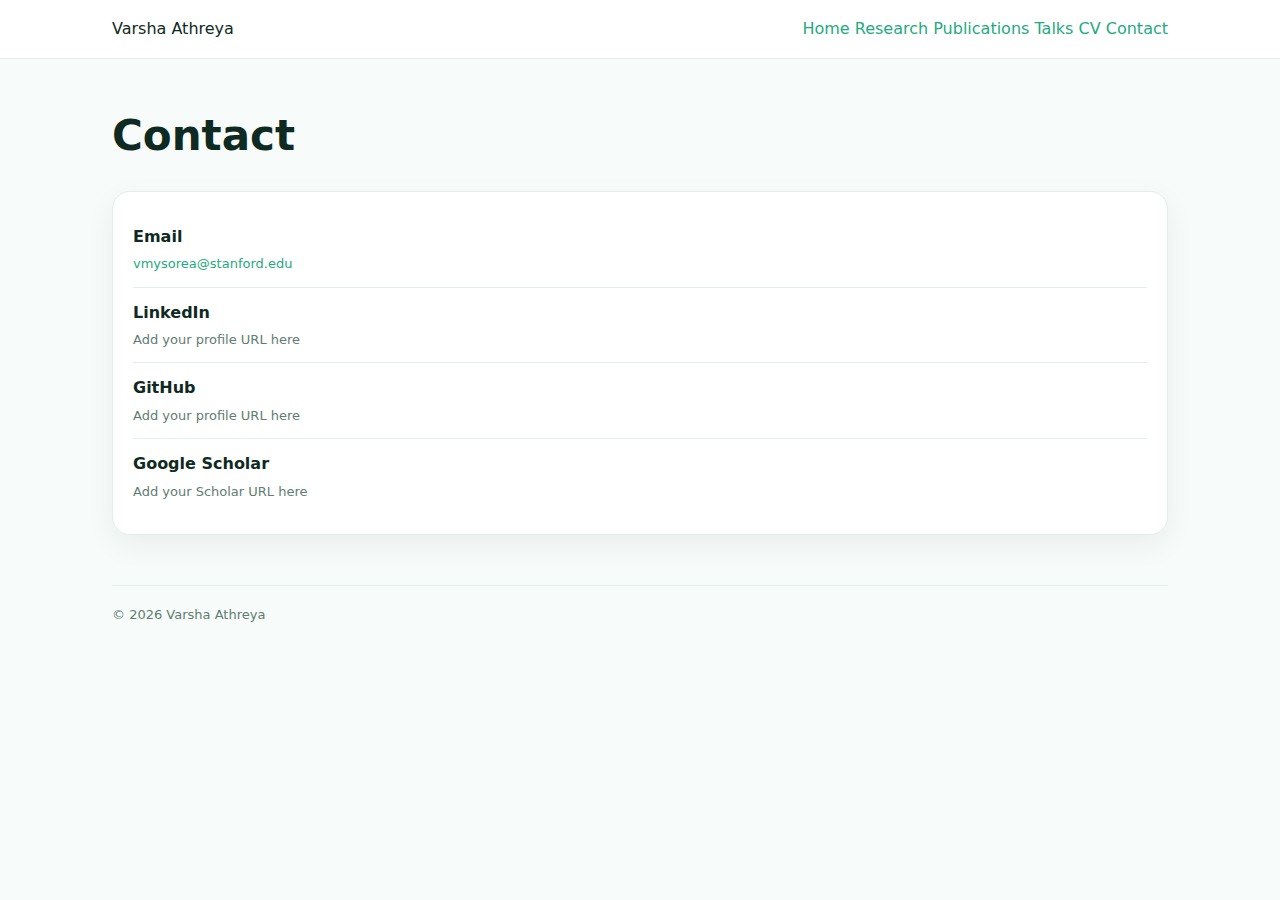
<file: OLD/contact.html>
<!doctype html>
<html>
<head>
  <meta charset="utf-8">
  <meta name="viewport" content="width=device-width, initial-scale=1">
  <title>Contact | Varsha Athreya</title>
  <link rel="stylesheet" href="assets/style.css">
</head>

<body>
<header class="nav">
  <div class="nav-inner">
    <div class="brand">Varsha Athreya</div>
    <nav>
      <a href="index.html">Home</a>
      <a href="research.html">Research</a>
      <a href="publications.html">Publications</a>
      <a href="talks.html">Talks</a>
      <a href="cv.html">CV</a>
      <a href="contact.html">Contact</a>
    </nav>
  </div>
</header>

<main class="container">
  <h1>Contact</h1>

  <section class="card">
    <div class="item">
      <div class="item-title">Email</div>
      <div class="item-meta"><a href="mailto:vmysorea@stanford.edu">vmysorea@stanford.edu</a></div>
    </div>

    <div class="item">
      <div class="item-title">LinkedIn</div>
      <div class="item-meta">Add your profile URL here</div>
    </div>

    <div class="item">
      <div class="item-title">GitHub</div>
      <div class="item-meta">Add your profile URL here</div>
    </div>

    <div class="item">
      <div class="item-title">Google Scholar</div>
      <div class="item-meta">Add your Scholar URL here</div>
    </div>
  </section>

  <footer class="footer">
    <div>© 2026 Varsha Athreya</div>
  </footer>
</main>
</body>
</html>
</file>
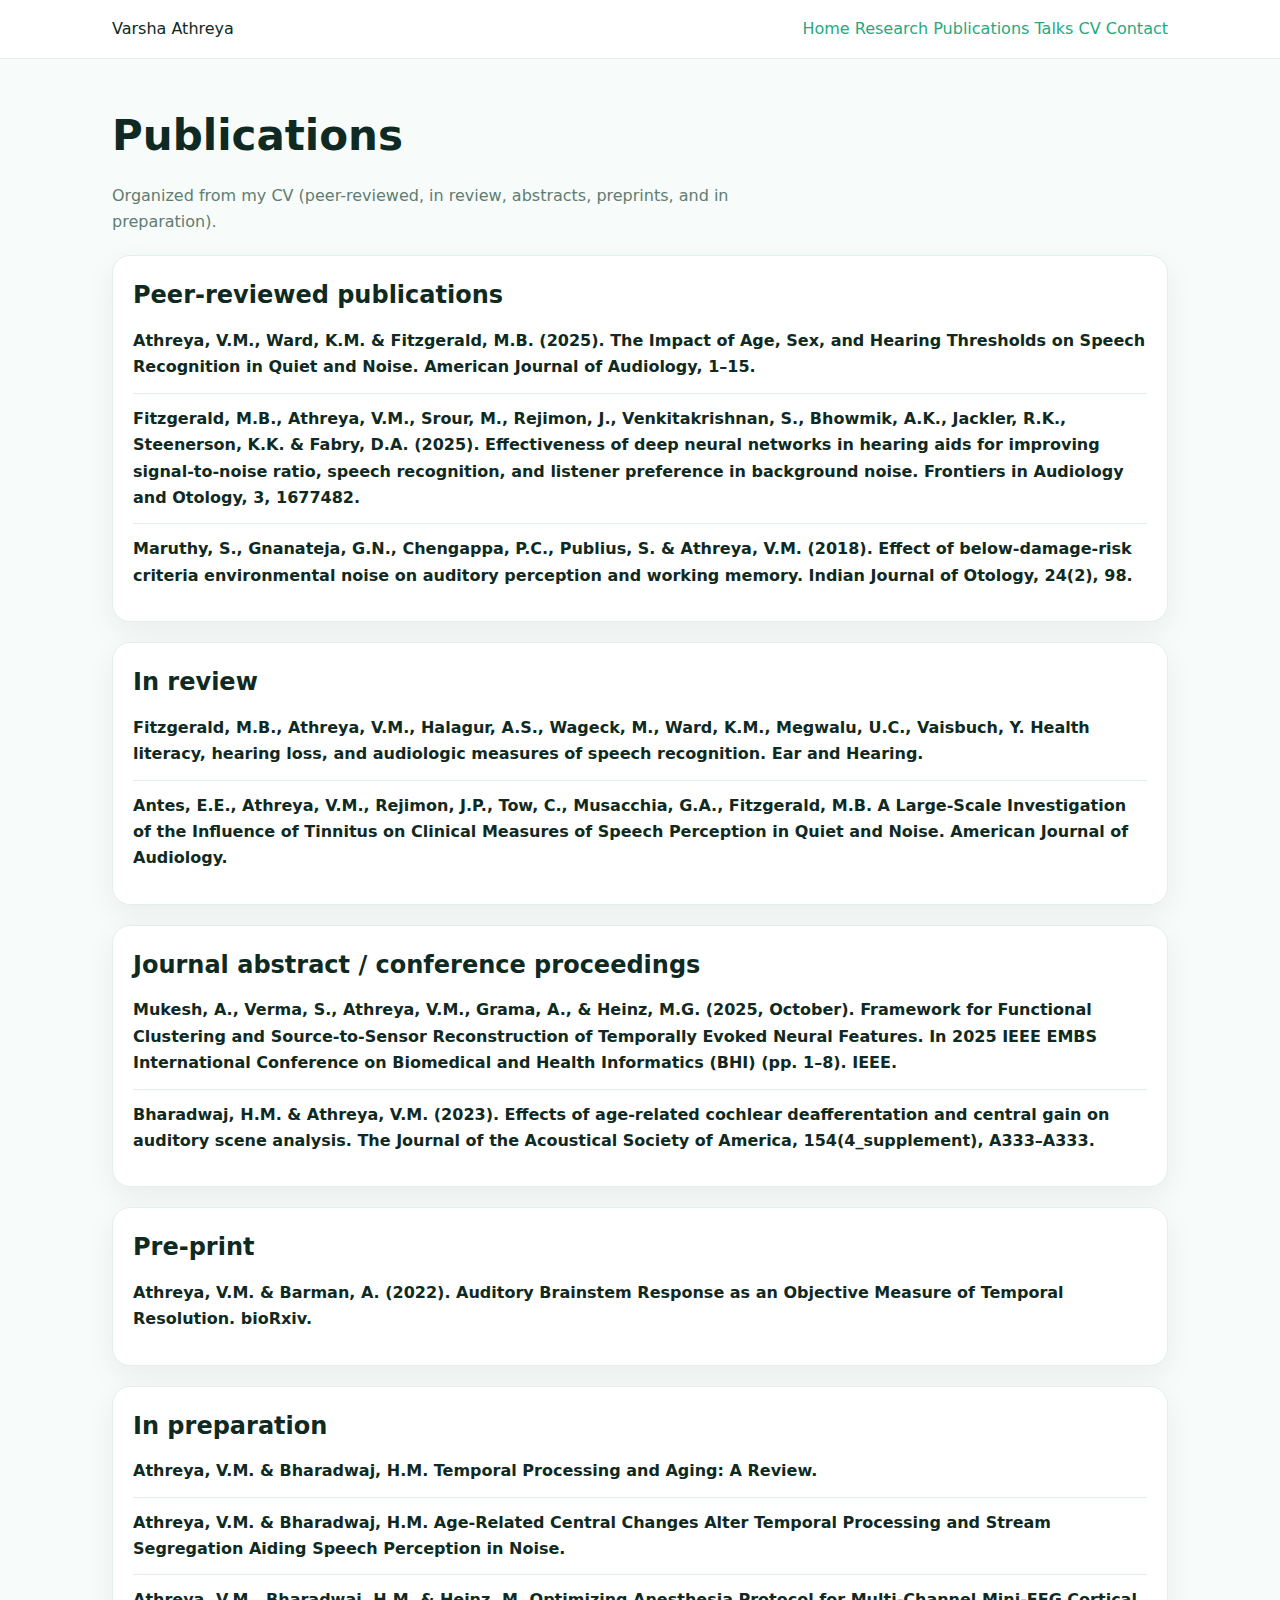
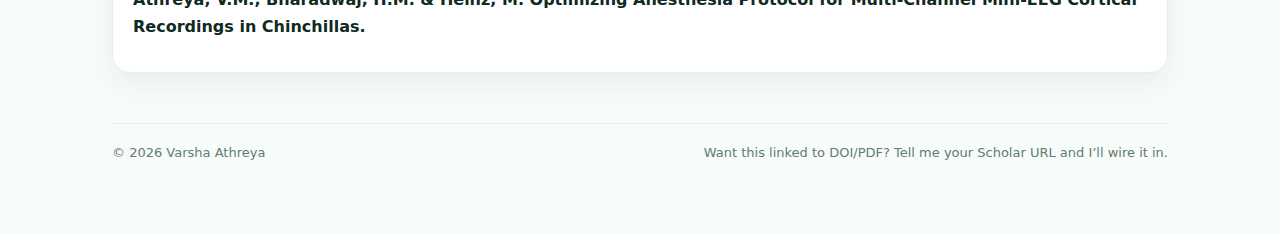
<file: OLD/publications.html>
<!doctype html>
<html>
<head>
  <meta charset="utf-8">
  <meta name="viewport" content="width=device-width, initial-scale=1">
  <title>Publications | Varsha Athreya</title>
  <link rel="stylesheet" href="assets/style.css">
</head>

<body>
<header class="nav">
  <div class="nav-inner">
    <div class="brand">Varsha Athreya</div>
    <nav>
      <a href="index.html">Home</a>
      <a href="research.html">Research</a>
      <a href="publications.html">Publications</a>
      <a href="talks.html">Talks</a>
      <a href="cv.html">CV</a>
      <a href="contact.html">Contact</a>
    </nav>
  </div>
</header>

<main class="container">
  <h1>Publications</h1>
  <p class="lede">Organized from my CV (peer-reviewed, in review, abstracts, preprints, and in preparation).</p>

  <section class="card">
    <h2>Peer-reviewed publications</h2>

    <div class="item"><div class="item-title">Athreya, V.M., Ward, K.M. & Fitzgerald, M.B. (2025). The Impact of Age, Sex, and Hearing Thresholds on Speech Recognition in Quiet and Noise. American Journal of Audiology, 1–15.</div></div>
    <div class="item"><div class="item-title">Fitzgerald, M.B., Athreya, V.M., Srour, M., Rejimon, J., Venkitakrishnan, S., Bhowmik, A.K., Jackler, R.K., Steenerson, K.K. & Fabry, D.A. (2025). Effectiveness of deep neural networks in hearing aids for improving signal-to-noise ratio, speech recognition, and listener preference in background noise. Frontiers in Audiology and Otology, 3, 1677482.</div></div>
    <div class="item"><div class="item-title">Maruthy, S., Gnanateja, G.N., Chengappa, P.C., Publius, S. & Athreya, V.M. (2018). Effect of below-damage-risk criteria environmental noise on auditory perception and working memory. Indian Journal of Otology, 24(2), 98.</div></div>
  </section>

  <section class="card">
    <h2>In review</h2>
    <div class="item"><div class="item-title">Fitzgerald, M.B., Athreya, V.M., Halagur, A.S., Wageck, M., Ward, K.M., Megwalu, U.C., Vaisbuch, Y. Health literacy, hearing loss, and audiologic measures of speech recognition. Ear and Hearing.</div></div>
    <div class="item"><div class="item-title">Antes, E.E., Athreya, V.M., Rejimon, J.P., Tow, C., Musacchia, G.A., Fitzgerald, M.B. A Large-Scale Investigation of the Influence of Tinnitus on Clinical Measures of Speech Perception in Quiet and Noise. American Journal of Audiology.</div></div>
  </section>

  <section class="card">
    <h2>Journal abstract / conference proceedings</h2>
    <div class="item"><div class="item-title">Mukesh, A., Verma, S., Athreya, V.M., Grama, A., & Heinz, M.G. (2025, October). Framework for Functional Clustering and Source-to-Sensor Reconstruction of Temporally Evoked Neural Features. In 2025 IEEE EMBS International Conference on Biomedical and Health Informatics (BHI) (pp. 1–8). IEEE.</div></div>
    <div class="item"><div class="item-title">Bharadwaj, H.M. & Athreya, V.M. (2023). Effects of age-related cochlear deafferentation and central gain on auditory scene analysis. The Journal of the Acoustical Society of America, 154(4_supplement), A333–A333.</div></div>
  </section>

  <section class="card">
    <h2>Pre-print</h2>
    <div class="item"><div class="item-title">Athreya, V.M. & Barman, A. (2022). Auditory Brainstem Response as an Objective Measure of Temporal Resolution. bioRxiv.</div></div>
  </section>

  <section class="card">
    <h2>In preparation</h2>
    <div class="item"><div class="item-title">Athreya, V.M. & Bharadwaj, H.M. Temporal Processing and Aging: A Review.</div></div>
    <div class="item"><div class="item-title">Athreya, V.M. & Bharadwaj, H.M. Age-Related Central Changes Alter Temporal Processing and Stream Segregation Aiding Speech Perception in Noise.</div></div>
    <div class="item"><div class="item-title">Athreya, V.M., Bharadwaj, H.M. & Heinz, M. Optimizing Anesthesia Protocol for Multi-Channel Mini-EEG Cortical Recordings in Chinchillas.</div></div>
  </section>

  <footer class="footer">
    <div>© 2026 Varsha Athreya</div>
    <div class="small">Want this linked to DOI/PDF? Tell me your Scholar URL and I’ll wire it in.</div>
  </footer>
</main>
</body>
</html>
</file>
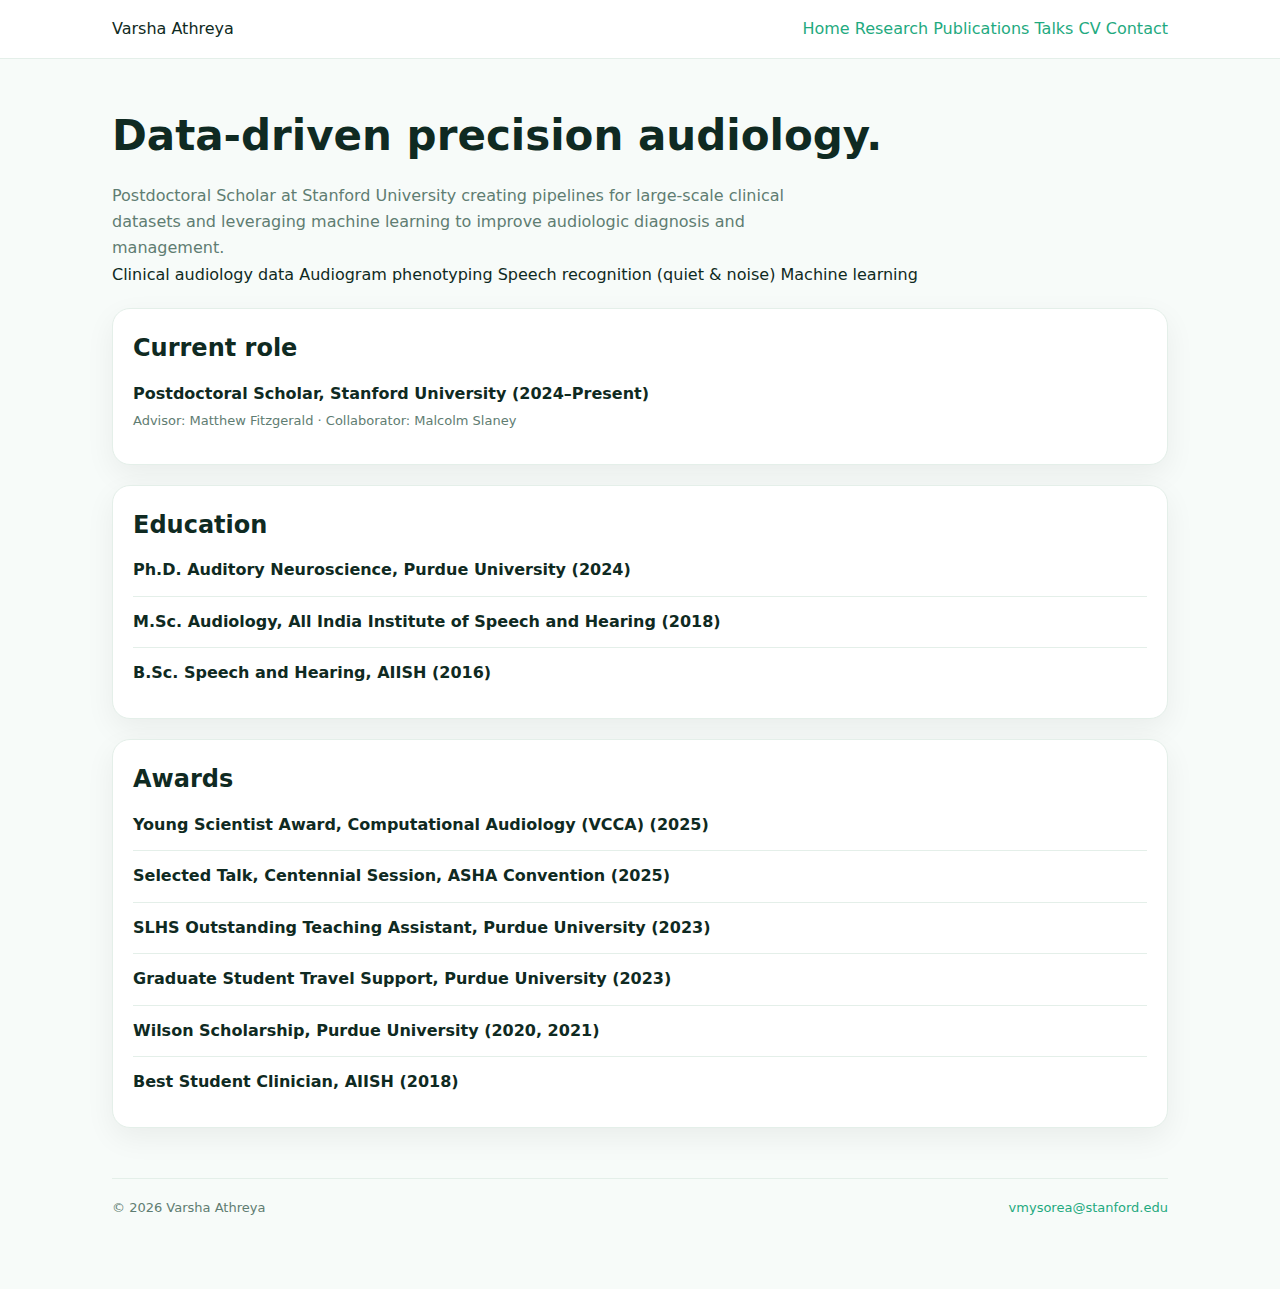
<file: OLD/research.html>
<!doctype html>
<html>
<head>
  <meta charset="utf-8">
  <meta name="viewport" content="width=device-width, initial-scale=1">
  <title>Varsha Athreya</title>
  <link rel="stylesheet" href="assets/style.css">
</head>

<body>
<header class="nav">
  <div class="nav-inner">
    <div class="brand">Varsha Athreya</div>
    <nav>
      <a href="index.html">Home</a>
      <a href="research.html">Research</a>
      <a href="publications.html">Publications</a>
      <a href="talks.html">Talks</a>
      <a href="cv.html">CV</a>
      <a href="contact.html">Contact</a>
    </nav>
  </div>
</header>

<main class="container">
  <section>
    <h1>Data-driven precision audiology.</h1>
    <p class="lede">
      Postdoctoral Scholar at Stanford University creating pipelines for large-scale clinical datasets and leveraging machine learning
      to improve audiologic diagnosis and management.
    </p>

    <div class="tags">
      <span class="tag">Clinical audiology data</span>
      <span class="tag">Audiogram phenotyping</span>
      <span class="tag">Speech recognition (quiet & noise)</span>
      <span class="tag">Machine learning</span>
    </div>
  </section>

  <section class="card">
    <h2>Current role</h2>
    <div class="item">
      <div class="item-title">Postdoctoral Scholar, Stanford University (2024–Present)</div>
      <div class="item-meta">Advisor: Matthew Fitzgerald · Collaborator: Malcolm Slaney</div>
    </div>
  </section>

  <section class="card">
    <h2>Education</h2>
    <div class="item"><div class="item-title">Ph.D. Auditory Neuroscience, Purdue University (2024)</div></div>
    <div class="item"><div class="item-title">M.Sc. Audiology, All India Institute of Speech and Hearing (2018)</div></div>
    <div class="item"><div class="item-title">B.Sc. Speech and Hearing, AIISH (2016)</div></div>
  </section>

  <section class="card">
    <h2>Awards</h2>
    <div class="item"><div class="item-title">Young Scientist Award, Computational Audiology (VCCA) (2025)</div></div>
    <div class="item"><div class="item-title">Selected Talk, Centennial Session, ASHA Convention (2025)</div></div>
    <div class="item"><div class="item-title">SLHS Outstanding Teaching Assistant, Purdue University (2023)</div></div>
    <div class="item"><div class="item-title">Graduate Student Travel Support, Purdue University (2023)</div></div>
    <div class="item"><div class="item-title">Wilson Scholarship, Purdue University (2020, 2021)</div></div>
    <div class="item"><div class="item-title">Best Student Clinician, AIISH (2018)</div></div>
  </section>

  <footer class="footer">
    <div>© 2026 Varsha Athreya</div>
    <div class="small"><a href="mailto:vmysorea@stanford.edu">vmysorea@stanford.edu</a></div>
  </footer>
</main>
</body>
</html>
</file>
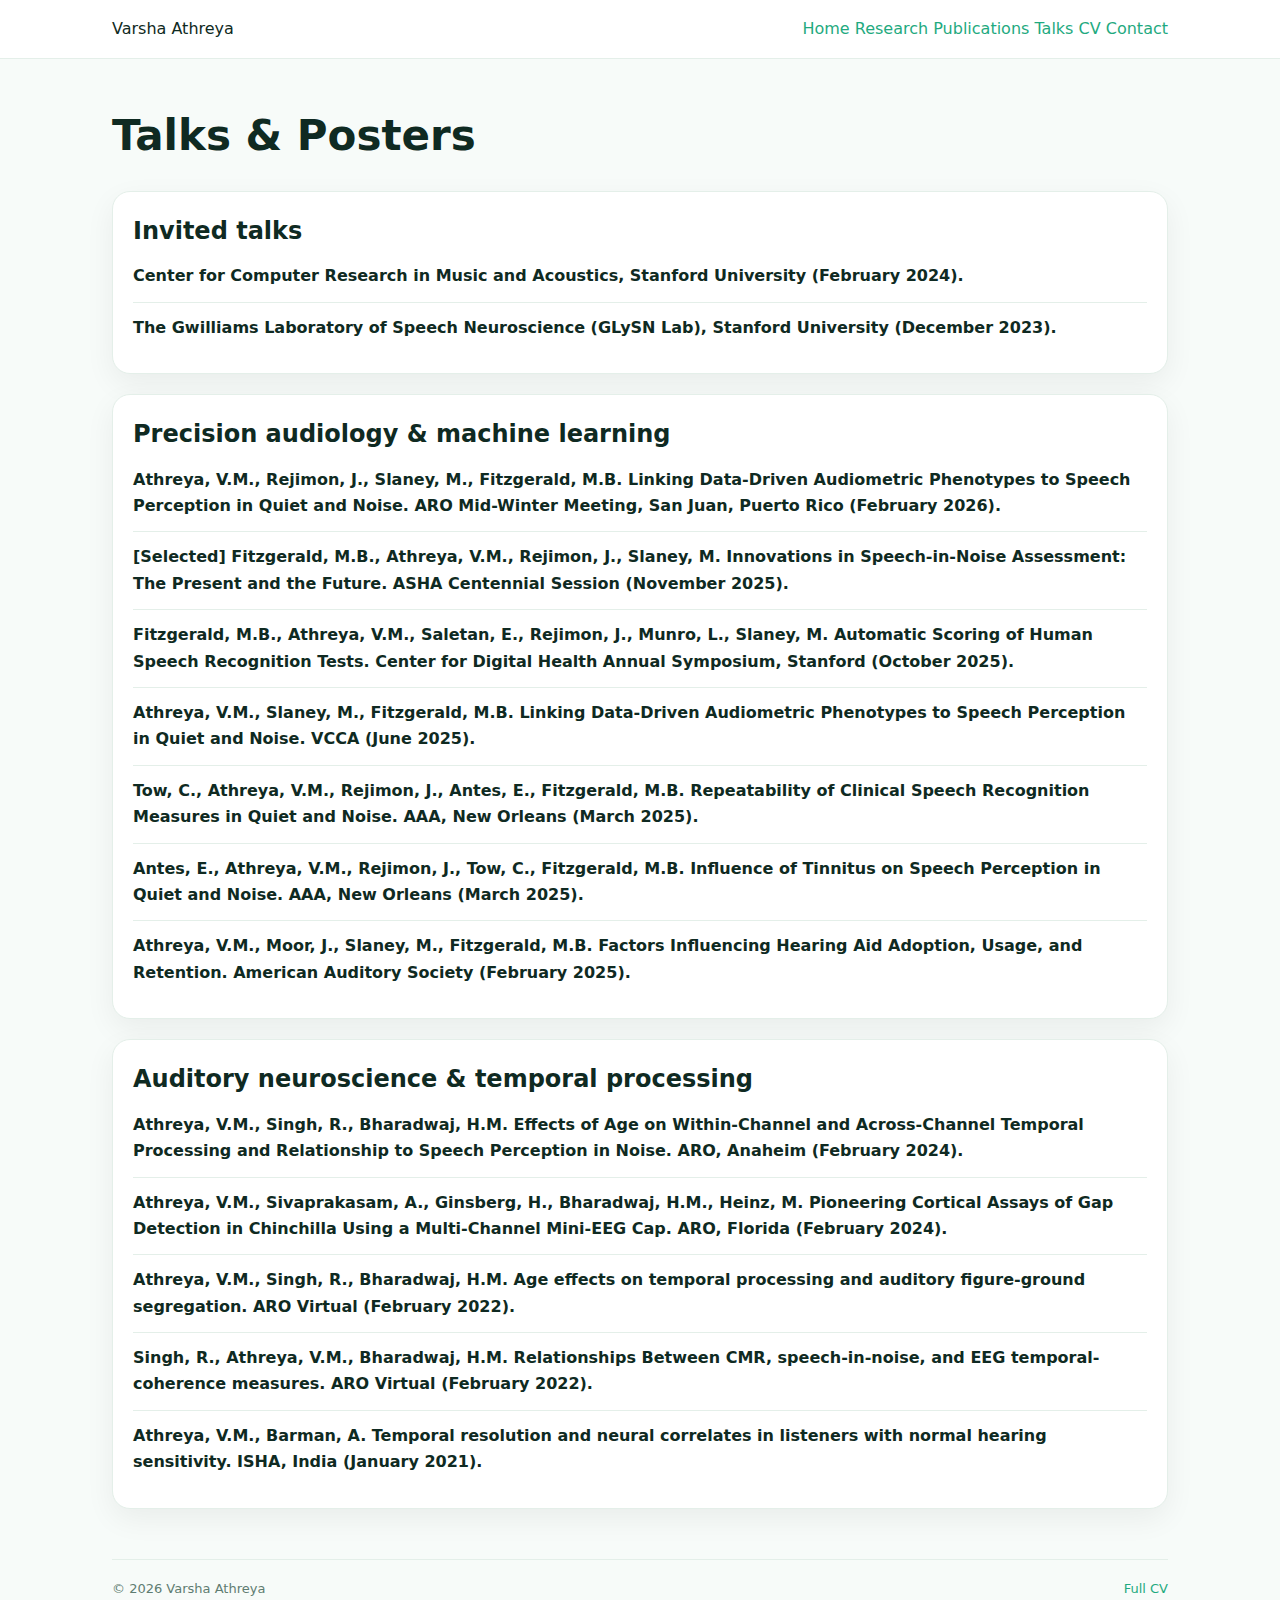
<file: OLD/talks.html>
<!doctype html>
<html>
<head>
  <meta charset="utf-8">
  <meta name="viewport" content="width=device-width, initial-scale=1">
  <title>Talks | Varsha Athreya</title>
  <link rel="stylesheet" href="assets/style.css">
</head>

<body>
<header class="nav">
  <div class="nav-inner">
    <div class="brand">Varsha Athreya</div>
    <nav>
      <a href="index.html">Home</a>
      <a href="research.html">Research</a>
      <a href="publications.html">Publications</a>
      <a href="talks.html">Talks</a>
      <a href="cv.html">CV</a>
      <a href="contact.html">Contact</a>
    </nav>
  </div>
</header>

<main class="container">
  <h1>Talks & Posters</h1>

  <section class="card">
    <h2>Invited talks</h2>
    <div class="item"><div class="item-title">Center for Computer Research in Music and Acoustics, Stanford University (February 2024).</div></div>
    <div class="item"><div class="item-title">The Gwilliams Laboratory of Speech Neuroscience (GLySN Lab), Stanford University (December 2023).</div></div>
  </section>

  <section class="card">
    <h2>Precision audiology & machine learning</h2>
    <div class="item"><div class="item-title">Athreya, V.M., Rejimon, J., Slaney, M., Fitzgerald, M.B. Linking Data-Driven Audiometric Phenotypes to Speech Perception in Quiet and Noise. ARO Mid-Winter Meeting, San Juan, Puerto Rico (February 2026).</div></div>
    <div class="item"><div class="item-title">[Selected] Fitzgerald, M.B., Athreya, V.M., Rejimon, J., Slaney, M. Innovations in Speech-in-Noise Assessment: The Present and the Future. ASHA Centennial Session (November 2025).</div></div>
    <div class="item"><div class="item-title">Fitzgerald, M.B., Athreya, V.M., Saletan, E., Rejimon, J., Munro, L., Slaney, M. Automatic Scoring of Human Speech Recognition Tests. Center for Digital Health Annual Symposium, Stanford (October 2025).</div></div>
    <div class="item"><div class="item-title">Athreya, V.M., Slaney, M., Fitzgerald, M.B. Linking Data-Driven Audiometric Phenotypes to Speech Perception in Quiet and Noise. VCCA (June 2025).</div></div>
    <div class="item"><div class="item-title">Tow, C., Athreya, V.M., Rejimon, J., Antes, E., Fitzgerald, M.B. Repeatability of Clinical Speech Recognition Measures in Quiet and Noise. AAA, New Orleans (March 2025).</div></div>
    <div class="item"><div class="item-title">Antes, E., Athreya, V.M., Rejimon, J., Tow, C., Fitzgerald, M.B. Influence of Tinnitus on Speech Perception in Quiet and Noise. AAA, New Orleans (March 2025).</div></div>
    <div class="item"><div class="item-title">Athreya, V.M., Moor, J., Slaney, M., Fitzgerald, M.B. Factors Influencing Hearing Aid Adoption, Usage, and Retention. American Auditory Society (February 2025).</div></div>
  </section>

  <section class="card">
    <h2>Auditory neuroscience & temporal processing</h2>
    <div class="item"><div class="item-title">Athreya, V.M., Singh, R., Bharadwaj, H.M. Effects of Age on Within-Channel and Across-Channel Temporal Processing and Relationship to Speech Perception in Noise. ARO, Anaheim (February 2024).</div></div>
    <div class="item"><div class="item-title">Athreya, V.M., Sivaprakasam, A., Ginsberg, H., Bharadwaj, H.M., Heinz, M. Pioneering Cortical Assays of Gap Detection in Chinchilla Using a Multi-Channel Mini-EEG Cap. ARO, Florida (February 2024).</div></div>
    <div class="item"><div class="item-title">Athreya, V.M., Singh, R., Bharadwaj, H.M. Age effects on temporal processing and auditory figure-ground segregation. ARO Virtual (February 2022).</div></div>
    <div class="item"><div class="item-title">Singh, R., Athreya, V.M., Bharadwaj, H.M. Relationships Between CMR, speech-in-noise, and EEG temporal-coherence measures. ARO Virtual (February 2022).</div></div>
    <div class="item"><div class="item-title">Athreya, V.M., Barman, A. Temporal resolution and neural correlates in listeners with normal hearing sensitivity. ISHA, India (January 2021).</div></div>
  </section>

  <footer class="footer">
    <div>© 2026 Varsha Athreya</div>
    <div class="small"><a href="cv.html">Full CV</a></div>
  </footer>
</main>
</body>
</html>
</file>
<file: OLD/assets/style.css>
:root{
  /* light base */
  --bg:#f7fbf9;
  --panel:#ffffff;
  --panel-soft:#f1f7f4;
  --border:#e4efe9;

  /* text */
  --text:#0f2a22;
  --muted:#5f7d72;

  /* green hues */
  --accent:#1faa80;
  --accent-soft:#dff5ec;

  --radius:18px;
  --max:1100px;
  --shadow:0 10px 30px rgba(0,0,0,0.06);
}

*{box-sizing:border-box;margin:0;padding:0}

body{
  font-family: ui-sans-serif, system-ui, -apple-system, Segoe UI, Roboto, Inter, Helvetica, Arial;
  background:var(--bg);
  color:var(--text);
  line-height:1.65;
}

a{color:var(--accent);text-decoration:none}
a:hover{text-decoration:underline}

/* NAVBAR */
.nav{
  background:white;
  border-bottom:1px solid var(--border);
  position:sticky;
  top:0;
  z-index:50;
}

.nav-inner{
  max-width:var(--max);
  margin:auto;
  padding:16px 22px;
  display:flex;
  justify-content:space-between;
  align-items:center;
}

.brand .name{
  font-weight:800;
  letter-spacing:-0.2px;
}
.brand .tagline{
  font-size:13px;
  color:var(--muted);
}

.navlinks{
  display:flex;
  gap:10px;
}

.navlinks a{
  font-size:14px;
  padding:8px 12px;
  border-radius:999px;
  color:var(--muted);
}

.navlinks a:hover{
  background:var(--accent-soft);
  color:var(--accent);
}

/* LAYOUT */
.container{
  max-width:var(--max);
  margin:auto;
  padding:42px 22px 70px;
}

/* HERO */
.hero{
  margin-bottom:34px;
}

h1{
  font-size:42px;
  margin-bottom:12px;
}

.lede{
  font-size:16px;
  color:var(--muted);
  max-width:720px;
}

/* TAGS */
.pills{
  margin-top:14px;
}

.pill{
  display:inline-block;
  background:var(--accent-soft);
  color:var(--accent);
  padding:6px 12px;
  border-radius:999px;
  font-size:13px;
  margin:4px 6px 0 0;
}

/* CARDS */
.card{
  background:var(--panel);
  border:1px solid var(--border);
  border-radius:var(--radius);
  padding:20px;
  margin-top:20px;
  box-shadow:var(--shadow);
}

.card.soft{
  background:var(--panel-soft);
}

.section-title{
  font-size:18px;
  margin-bottom:10px;
}

/* LISTS */
.item{
  padding:12px 0;
  border-bottom:1px solid var(--border);
}

.item:last-child{
  border-bottom:none;
}

.item-title{
  font-weight:600;
}

.item-meta{
  font-size:13px;
  color:var(--muted);
  margin-top:3px;
}

/* BUTTONS */
.btnrow{
  margin-top:14px;
}

.btn{
  display:inline-block;
  background:var(--accent);
  color:white;
  padding:9px 14px;
  border-radius:999px;
  font-size:14px;
  margin-right:8px;
}

.btn.secondary{
  background:var(--accent-soft);
  color:var(--accent);
}

/* GRID */
.grid2{
  display:grid;
  grid-template-columns:1fr 1fr;
  gap:18px;
  margin-top:18px;
}

@media(max-width:850px){
  .grid2{grid-template-columns:1fr}
}

/* FOOTER */
.footer{
  margin-top:50px;
  padding-top:18px;
  border-top:1px solid var(--border);
  font-size:13px;
  color:var(--muted);
  display:flex;
  justify-content:space-between;
}
</file>
